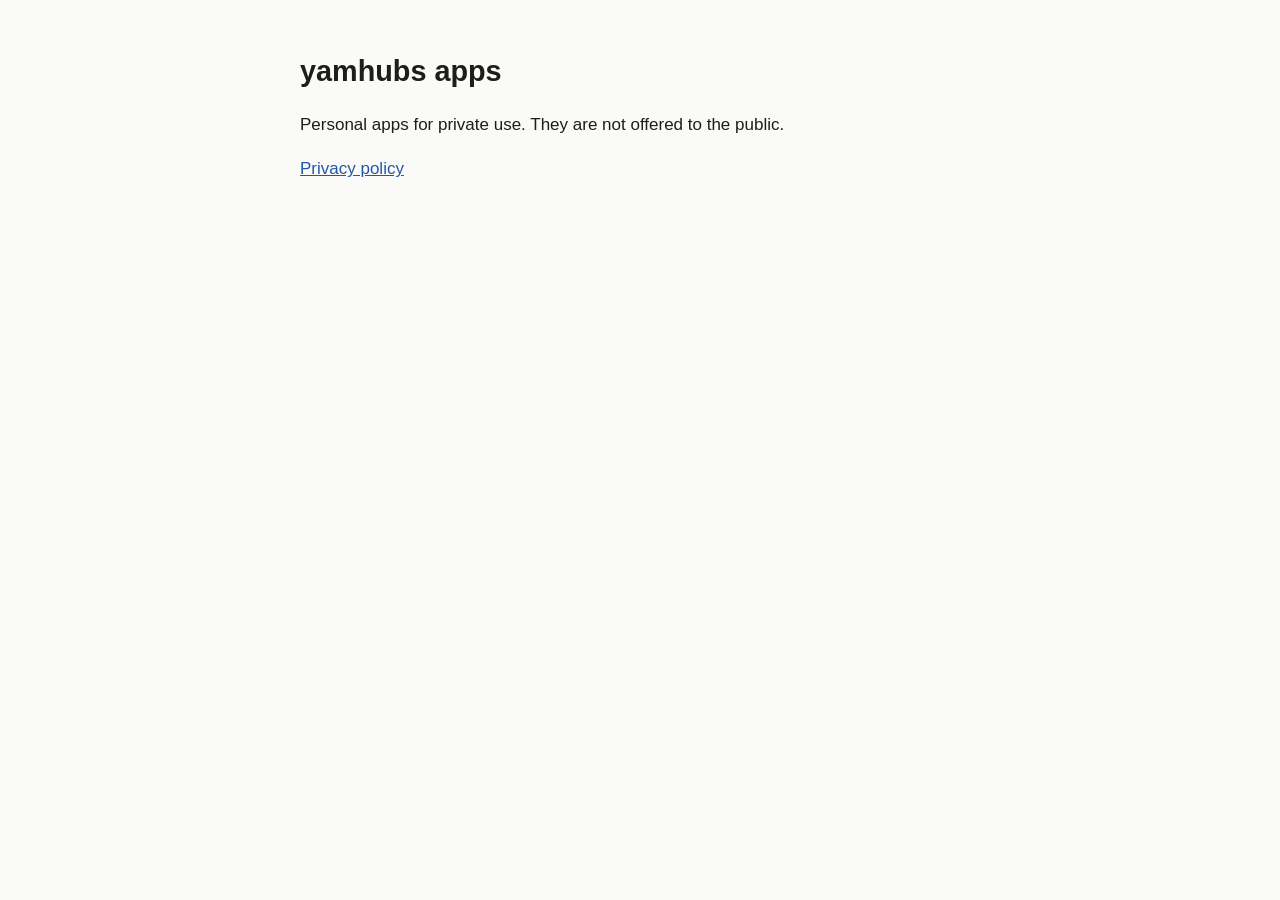
<file: index.html>
<!doctype html>
<html lang="en">
<head>
<meta charset="utf-8">
<meta name="viewport" content="width=device-width, initial-scale=1">
<title>yamhubs apps</title>
<link rel="stylesheet" href="style.css">
</head>
<body>
<main>
<h1>yamhubs apps</h1>
<p>Personal apps for private use. They are not offered to the public.</p>
<p><a href="privacy.html">Privacy policy</a></p>
</main>
</body>
</html>
</file>
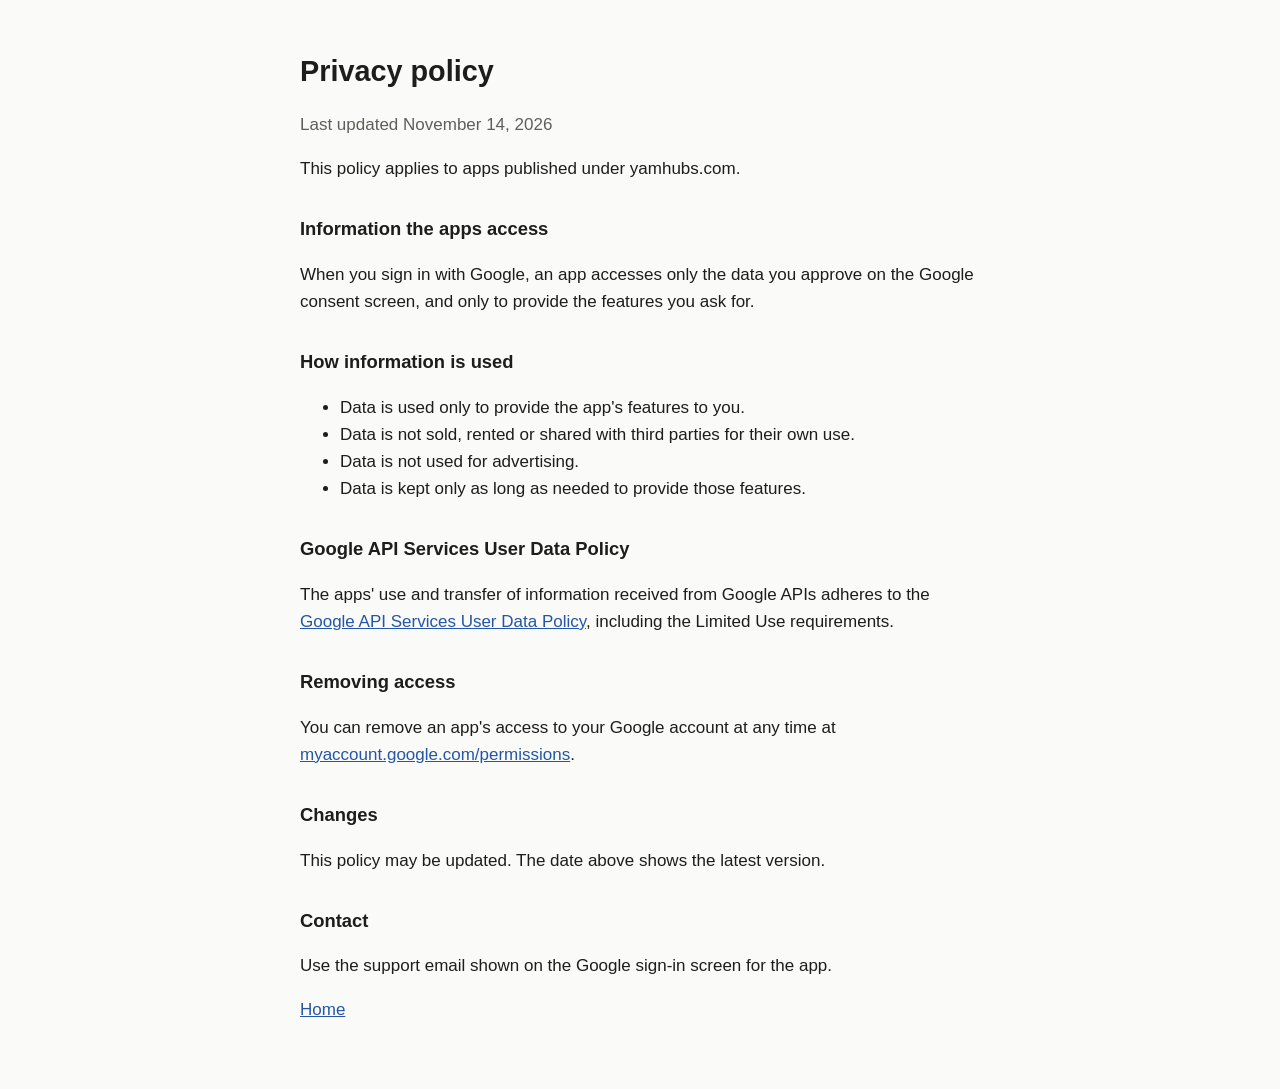
<file: privacy.html>
<!doctype html>
<html lang="en">
<head>
<meta charset="utf-8">
<meta name="viewport" content="width=device-width, initial-scale=1">
<title>Privacy Policy</title>
<link rel="stylesheet" href="style.css">
</head>
<body>
<main>
<h1>Privacy policy</h1>
<p class="muted">Last updated November 14, 2026</p>

<p>This policy applies to apps published under yamhubs.com.</p>

<h2>Information the apps access</h2>
<p>When you sign in with Google, an app accesses only the data you approve on the Google consent screen, and only to provide the features you ask for.</p>

<h2>How information is used</h2>
<ul>
<li>Data is used only to provide the app's features to you.</li>
<li>Data is not sold, rented or shared with third parties for their own use.</li>
<li>Data is not used for advertising.</li>
<li>Data is kept only as long as needed to provide those features.</li>
</ul>

<h2>Google API Services User Data Policy</h2>
<p>The apps' use and transfer of information received from Google APIs adheres to the <a href="https://developers.google.com/terms/api-services-user-data-policy">Google API Services User Data Policy</a>, including the Limited Use requirements.</p>

<h2>Removing access</h2>
<p>You can remove an app's access to your Google account at any time at <a href="https://myaccount.google.com/permissions">myaccount.google.com/permissions</a>.</p>

<h2>Changes</h2>
<p>This policy may be updated. The date above shows the latest version.</p>

<h2>Contact</h2>
<p>Use the support email shown on the Google sign-in screen for the app.</p>

<p><a href="index.html">Home</a></p>
</main>
</body>
</html>
</file>
<file: style.css>
:root { --bg: #fafaf8; --fg: #1d1d1b; --muted: #5f5f5a; --link: #2456a6; }
@media (prefers-color-scheme: dark) { :root { --bg: #18181a; --fg: #ececea; --muted: #a3a39e; --link: #8db4f2; } }
body { margin: 0; background: var(--bg); color: var(--fg); font: 17px/1.6 -apple-system, BlinkMacSystemFont, "Segoe UI", sans-serif; }
main { max-width: 680px; margin: 0 auto; padding: 48px 16px; }
h1 { font-size: 1.8rem; margin: 0 0 8px; }
h2 { font-size: 1.15rem; margin-top: 2rem; }
.muted { color: var(--muted); }
a { color: var(--link); }
</file>
